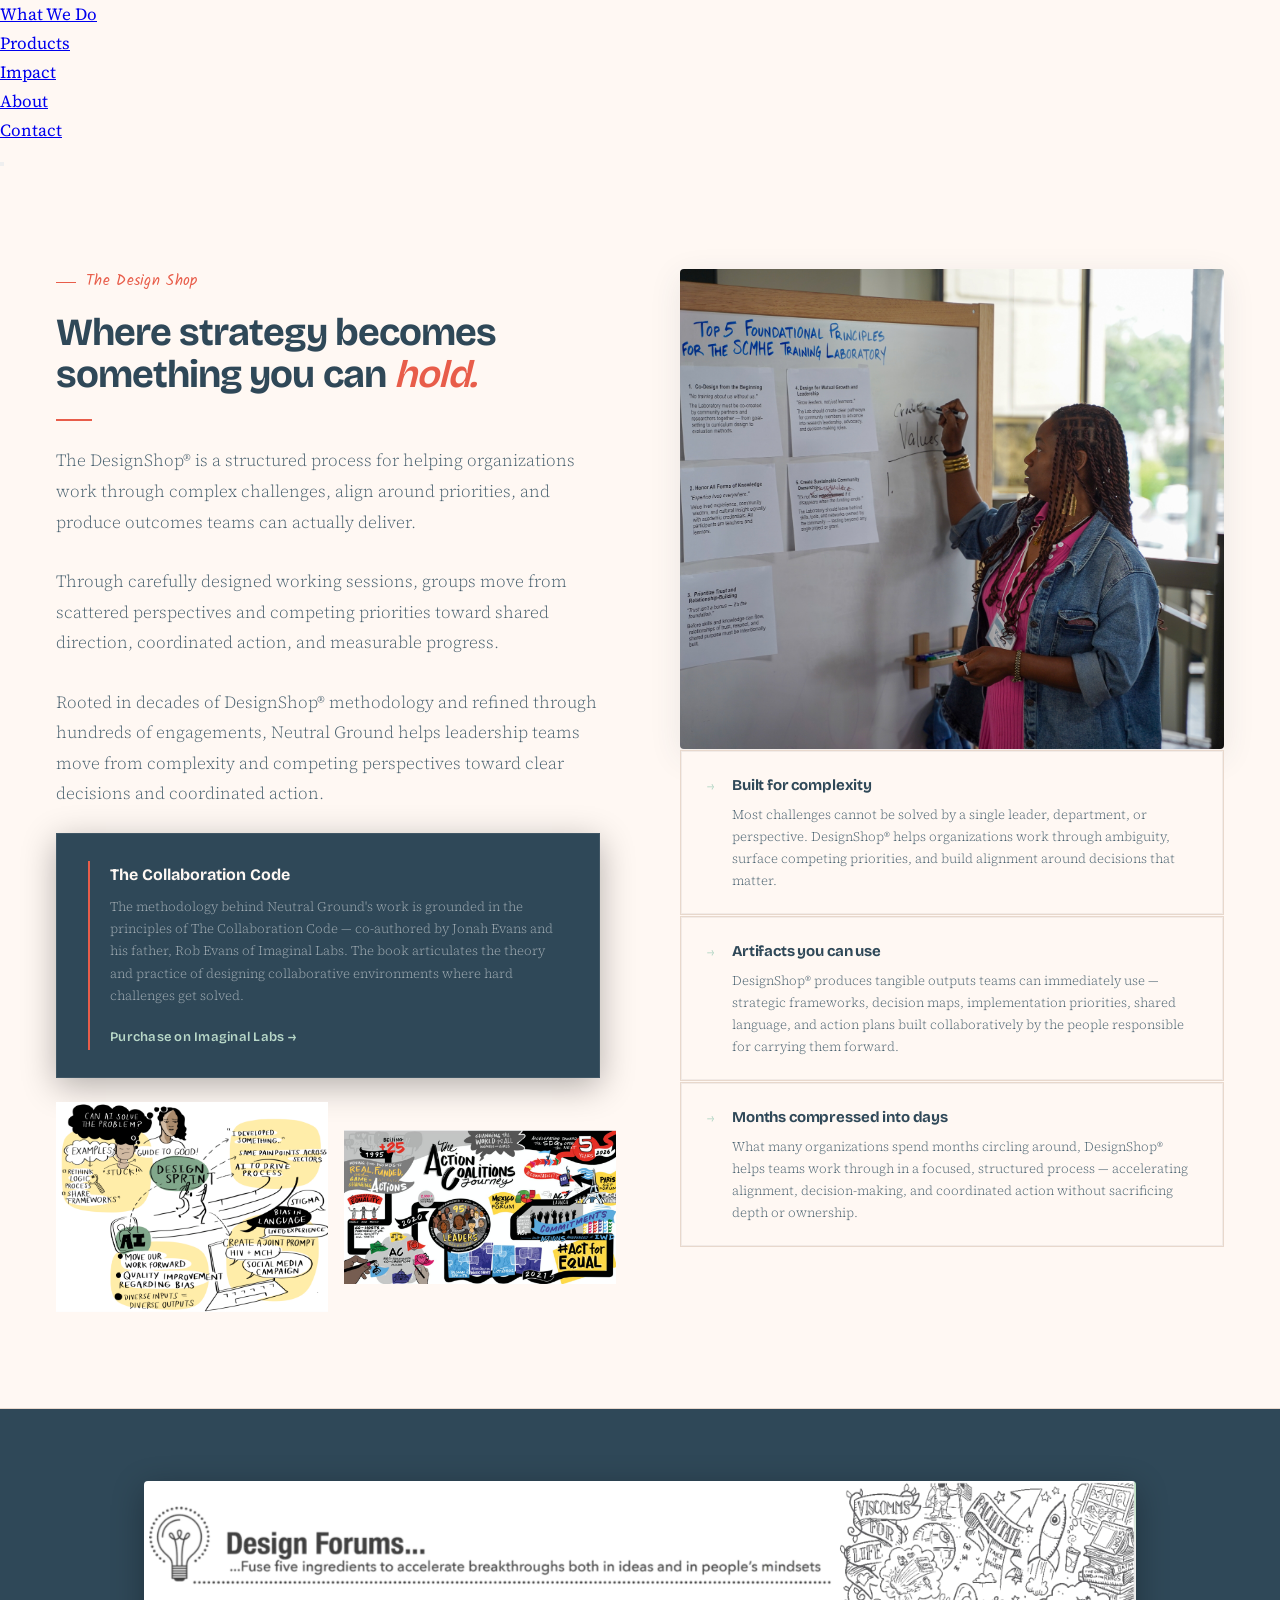
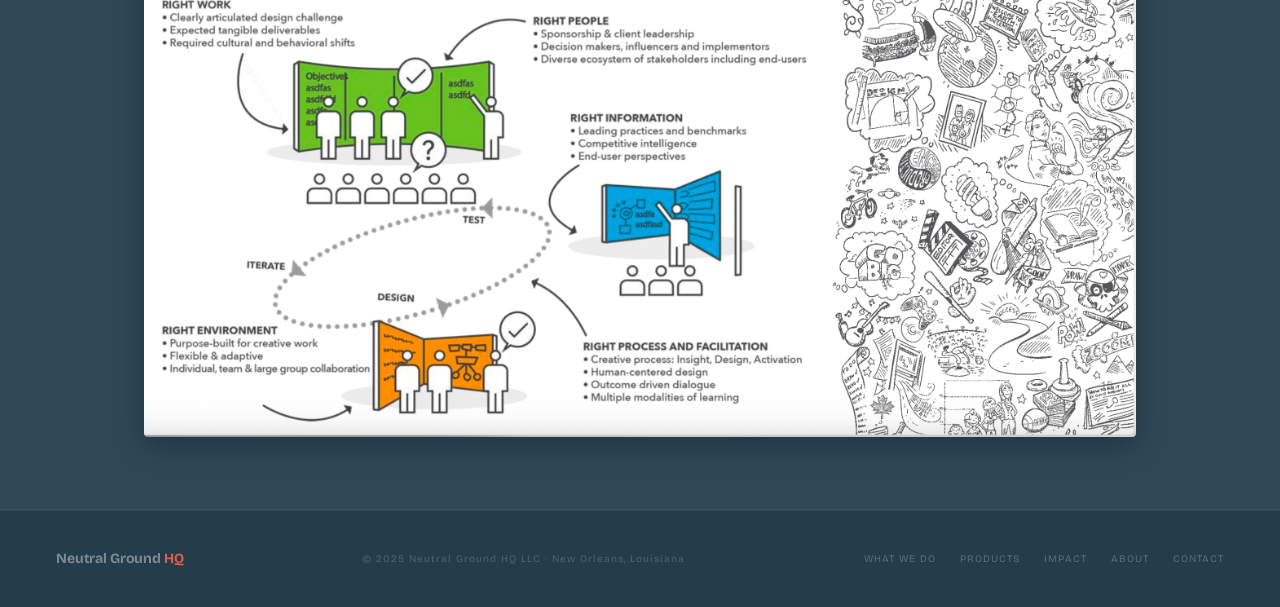
<file: design-shop/index.html>
<!DOCTYPE html>
<html lang="en">
<head>
  <meta charset="UTF-8"/>
  <meta name="viewport" content="width=device-width, initial-scale=1.0"/>
  <title>The Design Shop — Neutral Ground HQ</title>
  <meta name="description" content="The Design Shop — a structured, immersive process where strategy becomes something you can hold. By Neutral Ground HQ."/>
  <meta property="og:title" content="The Design Shop — Neutral Ground HQ"/>
  <meta property="og:description" content="A structured, immersive process where strategy becomes something you can hold."/>
  <meta property="og:image" content="https://neutralgroundhq.com/SEO.png"/>
  <meta property="og:url" content="https://neutralgroundhq.com/design-shop"/>
  <meta property="og:type" content="website"/>
  <link rel="preconnect" href="https://fonts.googleapis.com"/>
  <link rel="preconnect" href="https://fonts.gstatic.com" crossorigin/>
  <link href="https://fonts.googleapis.com/css2?family=Bricolage+Grotesque:opsz,wght@12..96,300;12..96,400;12..96,600;12..96,700;12..96,800&family=Source+Serif+4:ital,wght@0,300;0,400;1,300;1,400&family=Kalam:wght@300;400;700&display=swap" rel="stylesheet"/>
  <link rel="stylesheet" href="../styles.css"/>
</head>
<body>

<!-- NAV -->
<nav>
  <ul class="nav-links" id="navLinks">
    <li><a href="../index.html#what-we-do">What We Do</a></li>
    <li><a href="../index.html#products">Products</a></li>
    <li><a href="../index.html#impact">Impact</a></li>
    <li><a href="../index.html#who-we-are">About</a></li>
    <li><a href="../index.html#contact">Contact</a></li>
  </ul>
  <button class="nav-toggle" id="navToggle" aria-label="Toggle navigation" aria-expanded="false">
    <span></span><span></span><span></span>
  </button>
</nav>
<div class="nav-overlay" id="navOverlay"></div>

<!-- DESIGN SHOP -->
<section id="design-shop">
  <div class="ds-layout">
    <div class="fade-in">
      <p class="section-label">The Design Shop</p>
      <h2>Where strategy becomes something you can <em>hold.</em></h2>
      <div class="divider"></div>
      <p class="lead">The DesignShop&reg; is a structured process for helping organizations work through complex challenges, align around priorities, and produce outcomes teams can actually deliver.</p>
      <br/>
      <p class="lead">Through carefully designed working sessions, groups move from scattered perspectives and competing priorities toward shared direction, coordinated action, and measurable progress.</p>
      <br/>
      <p class="lead">Rooted in decades of DesignShop&reg; methodology and refined through hundreds of engagements, Neutral Ground helps leadership teams move from complexity and competing perspectives toward clear decisions and coordinated action.</p>
      <div class="collab-box">
        <div class="collab-bar"></div>
        <div class="collab-inner">
          <h4>The Collaboration Code</h4>
          <p>The methodology behind Neutral Ground's work is grounded in the principles of The Collaboration Code — co-authored by Jonah Evans and his father, Rob Evans of Imaginal Labs. The book articulates the theory and practice of designing collaborative environments where hard challenges get solved.</p>
          <a class="collab-link" href="https://www.imaginal-labs.com/the-collaboration-code-1" target="_blank" rel="noopener">Purchase on Imaginal Labs →</a>
        </div>
      </div>
      <div style="display:flex;gap:16px;margin-top:24px;">
        <img src="../graphic-ai-solve.png" alt="Graphic illustration — Can AI Solve the Problem?" style="width:50%;max-height:250px;height:auto;object-fit:contain;"/>
        <img src="../graphic-collab.png" alt="Graphic illustration" style="width:50%;max-height:250px;height:auto;object-fit:contain;"/>
      </div>
    </div>
    <div class="ds-features fade-in">
      <img class="section-photo section-photo-tall" src="../People Photos/people-18.jpg" alt="Design sprint in progress — woman writing on whiteboard"/>
      <div class="ds-feat"><span class="ds-arrow">→</span><div><h4>Built for complexity</h4><p>Most challenges cannot be solved by a single leader, department, or perspective. DesignShop&reg; helps organizations work through ambiguity, surface competing priorities, and build alignment around decisions that matter.</p></div></div>
      <div class="ds-feat"><span class="ds-arrow">→</span><div><h4>Artifacts you can use</h4><p>DesignShop&reg; produces tangible outputs teams can immediately use &mdash; strategic frameworks, decision maps, implementation priorities, shared language, and action plans built collaboratively by the people responsible for carrying them forward.</p></div></div>
      <div class="ds-feat"><span class="ds-arrow">→</span><div><h4>Months compressed into days</h4><p>What many organizations spend months circling around, DesignShop&reg; helps teams work through in a focused, structured process &mdash; accelerating alignment, decision-making, and coordinated action without sacrificing depth or ownership.</p></div></div>
    </div>
  </div>
</section>

<section class="graphic-showcase fade-in">
  <img src="../graphic-design-forums.png" alt="Design Forums — five ingredients to accelerate breakthroughs"/>
</section>

<!-- FOOTER -->
<footer>
  <div class="footer-logo">Neutral Ground <span>HQ</span></div>
  <p class="footer-copy">&copy; 2025 Neutral Ground HQ LLC &middot; New Orleans, Louisiana</p>
  <nav class="footer-links">
    <a href="../index.html#what-we-do">What We Do</a>
    <a href="../index.html#products">Products</a>
    <a href="../index.html#impact">Impact</a>
    <a href="../index.html#who-we-are">About</a>
    <a href="../index.html#contact">Contact</a>
  </nav>
</footer>

<script>
  // Fade-in animations
  const observer = new IntersectionObserver(
    entries => entries.forEach(e => { if (e.isIntersecting) e.target.classList.add('visible'); }),
    { threshold: 0.12 }
  );
  document.querySelectorAll('.fade-in').forEach(el => observer.observe(el));

  // Mobile nav toggle
  const toggle = document.getElementById('navToggle');
  const links = document.getElementById('navLinks');
  const overlay = document.getElementById('navOverlay');

  function closeNav() {
    toggle.classList.remove('open');
    links.classList.remove('open');
    overlay.classList.remove('open');
    toggle.setAttribute('aria-expanded', 'false');
    document.body.style.overflow = '';
  }

  toggle.addEventListener('click', () => {
    const isOpen = links.classList.contains('open');
    if (isOpen) {
      closeNav();
    } else {
      toggle.classList.add('open');
      links.classList.add('open');
      overlay.classList.add('open');
      toggle.setAttribute('aria-expanded', 'true');
      document.body.style.overflow = 'hidden';
    }
  });

  overlay.addEventListener('click', closeNav);
  links.querySelectorAll('a').forEach(a => a.addEventListener('click', closeNav));
</script>
</body>
</html>
</file>
<file: styles.css>
*, *::before, *::after { box-sizing: border-box; margin: 0; padding: 0; }

:root {
  --white:   #FFF8F3;
  --off:     #FFF8F3;
  --off2:    #F5C4B8;
  --navy:    #2F4858;
  --navy2:   #253D4A;
  --navy3:   #375565;
  --ink:     #2F4858;
  --ink2:    #4A6270;
  --ink3:    #7A9AA8;
  --red:     #E85D4A;
  --red-dim: rgba(232,93,74,0.12);
  --blue:    #B8D8C8;
  --amber-l: rgba(232,93,74,0.08);
  --border:  #E8D8CC;
  --border2: #D4C4B8;
  --ff-head:   'Bricolage Grotesque', sans-serif;
  --ff-body:   'Source Serif 4', Georgia, serif;
  --ff-accent: 'Kalam', cursive;
}

html {
  scroll-behavior: smooth;
  scroll-padding-top: 80px;
}

section, footer {
  scroll-margin-top: 80px;
}

body {
  background: var(--white);
  color: var(--ink);
  font-family: var(--ff-body);
  font-size: 17px;
  line-height: 1.7;
  overflow-x: hidden;
}

/* ── NAV ──────────────────────────────────────── */
.site-nav {
  position: fixed;
  top: 0;
  left: 0;
  width: 100%;
  height: 68px;
  z-index: 1000;
  display: grid;
  grid-template-columns: 1fr auto 1fr;
  align-items: center;
  padding: 0 48px;
  background: var(--navy2);
  border-bottom: 2px solid var(--navy3);
  box-sizing: border-box;
}

.site-nav__logo {
  justify-self: start;
  display: block;
  line-height: 0;
  text-decoration: none;
}

.site-nav__logo img {
  display: block;
  height: 22px;
  width: auto;
}

.site-nav__links {
  justify-self: center;
  display: flex;
  align-items: center;
  gap: 24px;
  list-style: none;
  margin: 0;
  padding: 0;
}

.site-nav__links a {
  font-family: var(--ff-head);
  font-size: 13px;
  font-weight: 500;
  letter-spacing: 0.2em;
  text-transform: uppercase;
  color: #ffffff;
  text-decoration: none;
  white-space: nowrap;
  transition: color 0.2s;
}

.site-nav__links a:hover { color: var(--red); }

.site-nav__toggle {
  justify-self: end;
  display: none;
  background: none;
  border: none;
  cursor: pointer;
  padding: 4px;
  z-index: 1200;
}

.site-nav__toggle span {
  display: block;
  width: 26px;
  height: 2px;
  background: var(--white);
  margin: 6px 0;
  border-radius: 2px;
  transition: transform 0.3s ease, opacity 0.3s ease;
}

.site-nav__toggle.open span:nth-child(1) {
  transform: translateY(8px) rotate(45deg);
}
.site-nav__toggle.open span:nth-child(2) {
  opacity: 0;
}
.site-nav__toggle.open span:nth-child(3) {
  transform: translateY(-8px) rotate(-45deg);
}

.site-nav__overlay {
  display: none;
}

/* ── HERO ─────────────────────────────────────── */
#hero {
  padding: 140px 56px 100px;
  display: grid;
  grid-template-columns: 1fr 420px;
  gap: 80px;
  align-items: center;
  min-height: 100vh;
  border-bottom: 1px solid var(--navy);
  position: relative;
  overflow: hidden;
}

.hero-video {
  position: absolute;
  top: 0;
  left: 0;
  width: 100%;
  height: 100%;
  object-fit: cover;
  z-index: 0;
}

.hero-overlay {
  position: absolute;
  top: 0;
  left: 0;
  width: 100%;
  height: 100%;
  background: rgba(47,72,88,0.7);
  z-index: 1;
}

.hero-left {
  position: relative;
  z-index: 2;
}

#hero h1 { color: var(--white); }
#hero .hero-kicker { color: rgba(255,255,255,0.6); }
#hero .hero-kicker::before { background: rgba(255,255,255,0.4); }
#hero .btn-ghost { color: var(--white); border-color: rgba(255,255,255,0.3); }

.hero-kicker {
  font-family: var(--ff-accent);
  font-size: 16px;
  letter-spacing: 0.02em;
  color: var(--red);
  margin-bottom: 28px;
  display: flex;
  align-items: center;
  gap: 10px;
}

.hero-kicker::before {
  content: '';
  display: inline-block;
  width: 24px; height: 1.5px;
  background: var(--red);
}

h1 {
  font-family: var(--ff-head);
  font-size: clamp(42px, 5.5vw, 74px);
  font-weight: 800;
  line-height: 1.05;
  letter-spacing: -0.03em;
  color: var(--navy);
  margin-bottom: 32px;
}

h1 em {
  font-style: italic;
  color: var(--red);
  font-weight: 700;
}

.hero-lead {
  font-size: 18px;
  font-weight: 300;
  color: rgba(255,255,255,0.7);
  line-height: 1.75;
  max-width: 540px;
  margin-bottom: 48px;
}

.hero-actions {
  display: flex;
  gap: 14px;
  flex-wrap: wrap;
}

.btn {
  font-family: var(--ff-head);
  font-size: 13px;
  font-weight: 600;
  letter-spacing: 0.1em;
  text-transform: uppercase;
  padding: 13px 26px;
  text-decoration: none;
  display: inline-flex;
  align-items: center;
  gap: 8px;
  transition: all 0.2s;
  border: 1.5px solid transparent;
}

.btn-navy {
  background: var(--navy);
  color: var(--white);
  border-color: var(--navy);
}
.btn-navy:hover { background: var(--red); border-color: var(--red); }

.btn-ghost {
  background: transparent;
  color: var(--navy);
  border-color: var(--border2);
}
.btn-ghost:hover { border-color: var(--blue); color: var(--blue); }

.btn-sm { font-size: 12px; padding: 10px 20px; }

/* Hero right — stat panel */
.hero-right {
  background: var(--navy);
  padding: 48px 40px;
  display: flex;
  flex-direction: column;
  gap: 0;
  position: relative;
  z-index: 2;
  box-shadow: inset 0 0 0 1px rgba(255,255,255,0.08), 0 8px 32px rgba(0,0,0,0.3);
  align-self: stretch;
}

.hero-panel-label {
  font-family: var(--ff-head);
  font-size: 10px;
  letter-spacing: 0.2em;
  text-transform: uppercase;
  color: rgba(255,255,255,0.35);
  margin-bottom: 32px;
  padding-bottom: 16px;
  border-bottom: 1px solid rgba(255,255,255,0.1);
}

.hero-stat {
  padding: 22px 0;
  border-bottom: 1px solid rgba(255,255,255,0.08);
}
.hero-stat:last-child { border-bottom: none; }

.h-stat-num {
  font-family: var(--ff-head);
  font-size: 40px;
  font-weight: 800;
  letter-spacing: -0.03em;
  color: var(--red);
  line-height: 1;
  margin-bottom: 4px;
}

.h-stat-lbl {
  font-family: var(--ff-accent);
  font-size: 14px;
  letter-spacing: 0.01em;
  color: rgba(255,255,255,0.45);
}

/* ── TICKER ───────────────────────────────────── */
.ticker-wrap {
  background: var(--navy);
  border-bottom: 1px solid var(--navy3);
  padding: 13px 0;
  overflow: hidden;
}

.ticker-track {
  display: flex;
  white-space: nowrap;
  animation: ticker 36s linear infinite;
}

.ticker-item {
  font-family: var(--ff-head);
  font-size: 13px;
  font-weight: 600;
  letter-spacing: 0.04em;
  color: rgba(255,255,255,0.5);
  padding: 0 36px;
}

.ticker-item .ta { color: var(--red); margin-right: 36px; }

@keyframes ticker {
  0%   { transform: translateX(0); }
  100% { transform: translateX(-50%); }
}

/* ── SECTION FOUNDATIONS ──────────────────────── */
section { padding: 96px 56px; }

.section-label {
  font-family: var(--ff-accent);
  font-size: 15px;
  letter-spacing: 0.02em;
  color: var(--red);
  margin-bottom: 16px;
  display: flex;
  align-items: center;
  gap: 10px;
}

.section-label::before {
  content: '';
  display: inline-block;
  width: 20px; height: 1px;
  background: var(--red);
}

h2 {
  font-family: var(--ff-head);
  font-size: clamp(28px, 3vw, 46px);
  font-weight: 700;
  line-height: 1.1;
  letter-spacing: -0.025em;
  color: var(--navy);
  margin-bottom: 20px;
}

h2 em { font-style: italic; font-weight: 600; color: var(--red); }
h2.light { color: var(--white); }
h2.light em { color: rgba(255,255,255,0.55); }

.lead {
  font-size: 17px;
  font-weight: 300;
  color: var(--ink2);
  line-height: 1.8;
  max-width: 580px;
}

.lead.light { color: rgba(255,255,255,0.6); }

.divider { width: 36px; height: 2px; background: var(--red); margin: 24px 0; }
.divider.light { background: rgba(255,255,255,0.25); }

/* ── WHAT WE DO ───────────────────────────────── */
#what-we-do {
  background: var(--off);
  border-bottom: 1px solid var(--border);
}

.wwd-layout {
  display: grid;
  grid-template-columns: 1fr 1fr;
  gap: 80px;
  align-items: start;
}

.service-list {
  display: flex;
  flex-direction: column;
  gap: 1px;
  margin-top: 8px;
}

.service-item {
  background: var(--white);
  border: 1px solid var(--border);
  padding: 28px 32px;
  display: flex;
  gap: 24px;
  align-items: flex-start;
  transition: border-color 0.2s, box-shadow 0.2s;
  box-shadow: inset 0 0 0 1px rgba(0,0,0,0.05);
}
.service-item:hover {
  border-color: var(--border2);
  box-shadow: 0 2px 16px rgba(47,72,88,0.06);
}

.s-num {
  font-family: var(--ff-head);
  font-size: 13px;
  font-weight: 700;
  color: var(--red);
  letter-spacing: 0.02em;
  min-width: 24px;
  padding-top: 3px;
}

.s-content h3 {
  font-family: var(--ff-head);
  font-size: 17px;
  font-weight: 700;
  letter-spacing: -0.01em;
  color: var(--navy);
  margin-bottom: 7px;
}

.s-content p {
  font-size: 14px;
  font-weight: 300;
  color: var(--ink2);
  line-height: 1.7;
  font-family: var(--ff-body);
}

/* ── APPROACH ─────────────────────────────────── */
#approach {
  background: var(--navy);
  border-bottom: 1px solid rgba(255,255,255,0.06);
}

#approach .section-label { color: rgba(255,255,255,0.4); }
#approach .section-label::before { background: rgba(255,255,255,0.2); }

.approach-grid {
  display: grid;
  grid-template-columns: repeat(3, 1fr);
  gap: 1px;
  background: rgba(255,255,255,0.07);
  border: 1px solid rgba(255,255,255,0.07);
  margin-top: 52px;
}

.a-cell {
  background: var(--navy);
  padding: 36px 32px;
  transition: background 0.2s;
  position: relative;
  box-shadow: inset 0 0 0 1px rgba(255,255,255,0.08);
}
.a-cell:hover { background: var(--navy3); }

.a-cell::before {
  content: '';
  position: absolute;
  top: 0; left: 0; right: 0;
  height: 2px;
  background: transparent;
  transition: background 0.2s;
}
.a-cell:hover::before { background: var(--red); }

.a-num {
  font-family: var(--ff-head);
  font-size: 10px;
  letter-spacing: 0.15em;
  color: rgba(184,216,200,0.45);
  margin-bottom: 16px;
}

.a-title {
  font-family: var(--ff-head);
  font-size: 16px;
  font-weight: 700;
  color: var(--white);
  margin-bottom: 10px;
  letter-spacing: -0.01em;
}

.a-text {
  font-family: var(--ff-body);
  font-size: 14px;
  font-weight: 300;
  color: rgba(255,255,255,0.5);
  line-height: 1.75;
}

.approach-pull {
  margin-top: 52px;
  padding: 32px 36px;
  border-left: 3px solid var(--red);
  background: rgba(255,255,255,0.03);
  max-width: 680px;
}

.approach-pull p {
  font-family: var(--ff-body);
  font-size: 20px;
  font-style: italic;
  color: rgba(255,255,255,0.7);
  line-height: 1.5;
  margin-bottom: 14px;
}

.approach-pull cite {
  font-family: var(--ff-accent);
  font-size: 14px;
  letter-spacing: 0.01em;
  color: var(--blue);
  font-style: normal;
}

/* ── PRODUCTS ─────────────────────────────────── */
#products {
  background: var(--white);
  border-bottom: 1px solid var(--border);
}

.product-grid {
  display: grid;
  grid-template-columns: 1fr 1fr;
  gap: 28px;
  margin-top: 52px;
}

.product-card {
  border: 1px solid var(--border);
  overflow: hidden;
  transition: box-shadow 0.2s;
  box-shadow: inset 0 0 0 1px rgba(0,0,0,0.05), 0 8px 32px rgba(47,72,88,0.1);
}
.product-card:hover {
  box-shadow: 0 8px 32px rgba(47,72,88,0.08);
}

.product-header {
  padding: 36px 36px 28px;
  border-bottom: 1px solid var(--border);
}

.p-eyebrow {
  font-family: var(--ff-head);
  font-size: 10px;
  letter-spacing: 0.18em;
  text-transform: uppercase;
  padding: 4px 10px;
  display: inline-block;
  margin-bottom: 20px;
}

.p-navy .p-eyebrow { background: rgba(47,72,88,0.07); color: var(--navy); }
.p-amber-t .p-eyebrow { background: var(--amber-l); color: var(--red); }

.product-name {
  font-family: var(--ff-head);
  font-size: 30px;
  font-weight: 800;
  letter-spacing: -0.025em;
  color: var(--navy);
  margin-bottom: 14px;
}

.product-desc {
  font-family: var(--ff-body);
  font-size: 14px;
  font-weight: 300;
  color: var(--ink2);
  line-height: 1.8;
}

.product-desc p + p { margin-top: 10px; }

.product-callout {
  font-family: var(--ff-head);
  font-size: 12px;
  color: var(--ink3);
  padding: 14px 16px;
  margin-top: 18px;
  line-height: 1.6;
}

.p-navy .product-callout { background: rgba(47,72,88,0.04); border-left: 2px solid var(--navy); }
.p-amber-t .product-callout { background: var(--amber-l); border-left: 2px solid var(--red); }

.product-steps {
  list-style: none;
  padding: 0 36px;
}

.p-step {
  display: flex;
  gap: 16px;
  padding: 14px 0;
  border-bottom: 1px solid var(--border);
  align-items: flex-start;
}
.p-step:last-child { border-bottom: none; }

.p-step-num {
  font-family: var(--ff-head);
  font-size: 10px;
  letter-spacing: 0.1em;
  min-width: 52px;
  flex-shrink: 0;
  padding-top: 3px;
}

.p-navy .p-step-num { color: var(--blue); }
.p-amber-t .p-step-num { color: var(--red); }

.p-step-text {
  font-family: var(--ff-body);
  font-size: 13px;
  font-weight: 300;
  color: var(--ink2);
  line-height: 1.65;
}

.product-footer {
  padding: 20px 36px;
  background: var(--off);
  border-top: 1px solid var(--border);
  display: flex;
  align-items: center;
  justify-content: center;
  gap: 16px;
  flex-wrap: wrap;
}

.p-link {
  font-family: var(--ff-head);
  font-size: 13px;
  font-weight: 600;
  letter-spacing: 0.02em;
  text-decoration: none;
  display: inline-flex;
  align-items: center;
  gap: 8px;
  transition: gap 0.2s;
}

.p-navy .p-link { color: var(--navy); }
.p-amber-t .p-link { color: var(--blue); }
.p-link:hover { gap: 14px; }

/* ── MOSAIC DEMO ──────────────────────────────── */
#mosaic-demo {
  background: var(--off);
  border-bottom: 1px solid var(--border);
}

.demo-layout {
  display: grid;
  grid-template-columns: 1fr 1fr;
  gap: 60px;
  align-items: center;
  margin-top: 52px;
}

.demo-panel {
  background: var(--navy2);
  border: 1px solid rgba(255,255,255,0.07);
  overflow: hidden;
  box-shadow: inset 0 0 0 1px rgba(255,255,255,0.08), 0 8px 32px rgba(0,0,0,0.3);
}

.demo-bar {
  background: rgba(255,255,255,0.04);
  border-bottom: 1px solid rgba(255,255,255,0.07);
  padding: 10px 16px;
  display: flex;
  align-items: center;
  gap: 6px;
}

.dot-r { width: 10px; height: 10px; border-radius: 50%; background: #E85D4A; }
.dot-y { width: 10px; height: 10px; border-radius: 50%; background: var(--red); }
.dot-g { width: 10px; height: 10px; border-radius: 50%; background: #6DB88A; }

.demo-url {
  font-family: var(--ff-head);
  font-size: 13px;
  color: var(--blue);
  opacity: 0.6;
  margin-left: 10px;
}

.demo-body-inner {
  padding: 36px 32px;
}

.demo-status {
  font-family: var(--ff-head);
  font-size: 10px;
  letter-spacing: 0.18em;
  text-transform: uppercase;
  color: rgba(255,255,255,0.3);
  margin-bottom: 14px;
  display: flex;
  align-items: center;
  gap: 8px;
}

.status-dot {
  width: 6px; height: 6px;
  background: var(--blue);
  border-radius: 50%;
  animation: blink 2s ease-in-out infinite;
}

@keyframes blink { 0%,100%{opacity:1;} 50%{opacity:.3;} }

.demo-quote {
  font-family: var(--ff-body);
  font-size: 18px;
  font-style: italic;
  color: rgba(255,255,255,0.8);
  line-height: 1.5;
  margin-bottom: 28px;
}

.demo-right p {
  font-size: 16px;
  font-weight: 300;
  color: var(--ink2);
  line-height: 1.8;
  margin-bottom: 32px;
  font-family: var(--ff-body);
}

/* ── IMPACT ───────────────────────────────────── */
#impact {
  background: var(--white);
  border-bottom: 1px solid var(--border);
}

.impact-layout {
  display: grid;
  grid-template-columns: 1fr 1fr;
  gap: 80px;
  align-items: start;
}

.stats-panel {
  display: grid;
  grid-template-columns: 1fr 1fr;
  gap: 1px;
  background: var(--border);
  border: 1px solid var(--border);
  margin-top: 8px;
}

.stat-box {
  background: var(--white);
  padding: 28px 24px;
  transition: background 0.2s;
  box-shadow: inset 0 0 0 1px rgba(0,0,0,0.05);
}
.stat-box:hover { background: var(--off); }

.stat-num {
  font-family: var(--ff-head);
  font-size: 44px;
  font-weight: 800;
  letter-spacing: -0.03em;
  color: var(--red);
  line-height: 1;
  margin-bottom: 6px;
}

.stat-lbl {
  font-family: var(--ff-accent);
  font-size: 13px;
  letter-spacing: 0.01em;
  color: var(--ink3);
}

.logo-strip-header {
  font-family: var(--ff-accent);
  font-size: 14px;
  letter-spacing: 0.01em;
  color: var(--ink3);
  margin-bottom: 24px;
  margin-top: 52px;
  padding-bottom: 12px;
  border-bottom: 1px solid var(--border);
}

.logo-strip {
  display: flex;
  flex-wrap: wrap;
  align-items: center;
  gap: 36px 48px;
}

.logo-strip img {
  height: 36px;
  width: auto;
  max-width: 130px;
  object-fit: contain;
  display: block;
}

.logo-strip-wide {
  justify-content: center;
  gap: 48px 64px;
}

.logo-strip-wide img {
  height: 72px;
  max-width: 240px;
}

.impact-intro .lead {
  max-width: none;
}

#impact .logo-strip-header {
  margin-top: 0;
}

#products .lead {
  max-width: none;
}

.logo-strip-ph {
  font-family: var(--ff-head);
  font-size: 12px;
  color: var(--border2);
  border: 1px dashed var(--border);
  padding: 8px 14px;
  white-space: nowrap;
}

/* ── DESIGN SHOP ──────────────────────────────── */
#design-shop {
  background: var(--off);
  border-bottom: 1px solid var(--border);
}

.ds-layout {
  display: grid;
  grid-template-columns: 1fr 1fr;
  gap: 80px;
  align-items: start;
}

.ds-features {
  display: flex;
  flex-direction: column;
  gap: 1px;
}

.ds-feat {
  background: var(--white);
  border: 1px solid var(--border);
  padding: 22px 26px;
  display: flex;
  gap: 18px;
  align-items: flex-start;
  transition: border-color 0.2s;
  box-shadow: inset 0 0 0 1px rgba(0,0,0,0.05);
}
.ds-feat:hover { border-color: var(--border2); }

.ds-arrow {
  font-family: var(--ff-head);
  font-size: 12px;
  color: var(--blue);
  flex-shrink: 0;
  padding-top: 3px;
}

.ds-feat h4 {
  font-family: var(--ff-head);
  font-size: 15px;
  font-weight: 700;
  color: var(--navy);
  margin-bottom: 5px;
  letter-spacing: -0.01em;
}

.ds-feat p {
  font-family: var(--ff-body);
  font-size: 13px;
  font-weight: 300;
  color: var(--ink2);
  line-height: 1.7;
}

.collab-box {
  background: var(--navy);
  padding: 28px 32px;
  margin-top: 24px;
  display: flex;
  gap: 20px;
  align-items: flex-start;
  box-shadow: inset 0 0 0 1px rgba(255,255,255,0.08), 0 8px 32px rgba(0,0,0,0.3);
}

.collab-bar {
  width: 2px;
  background: var(--red);
  flex-shrink: 0;
  align-self: stretch;
}

.collab-inner h4 {
  font-family: var(--ff-head);
  font-size: 16px;
  font-weight: 700;
  color: var(--white);
  margin-bottom: 8px;
}

.collab-inner p {
  font-family: var(--ff-body);
  font-size: 13px;
  font-weight: 300;
  color: rgba(255,255,255,0.55);
  line-height: 1.7;
  margin-bottom: 14px;
}

.collab-link {
  font-family: var(--ff-head);
  font-size: 13px;
  font-weight: 600;
  letter-spacing: 0.02em;
  color: var(--blue);
  text-decoration: none;
  display: inline-flex;
  align-items: center;
  gap: 6px;
  transition: gap 0.2s;
}
.collab-link:hover { gap: 10px; }

/* ── VALUES ───────────────────────────────────── */
#values {
  background: var(--white);
  border-bottom: 1px solid var(--border);
}

.values-grid {
  display: grid;
  grid-template-columns: repeat(3, 1fr);
  gap: 1px;
  background: var(--border);
  border: 1px solid var(--border);
  margin-top: 52px;
}

.v-cell {
  background: var(--white);
  padding: 36px 30px;
  transition: background 0.2s;
  position: relative;
  box-shadow: inset 0 0 0 1px rgba(255,255,255,0.08);
}
.v-cell:hover { background: var(--off); }
.v-cell:hover::before {
  content: '';
  position: absolute;
  top: 0; left: 0; right: 0;
  height: 2px;
  background: var(--red);
}

.v-num {
  font-family: var(--ff-head);
  font-size: 10px;
  letter-spacing: 0.15em;
  color: var(--blue);
  opacity: 0.5;
  margin-bottom: 14px;
}

.v-title {
  font-family: var(--ff-head);
  font-size: 16px;
  font-weight: 700;
  letter-spacing: -0.01em;
  color: var(--navy);
  margin-bottom: 10px;
}

.v-body {
  font-family: var(--ff-body);
  font-size: 13px;
  font-weight: 300;
  color: var(--ink2);
  line-height: 1.75;
}

/* ── WHO WE ARE ───────────────────────────────── */
#who-we-are {
  background: var(--off);
  border-bottom: 1px solid var(--border);
}

.wwa-layout {
  display: grid;
  grid-template-columns: 300px 1fr;
  gap: 80px;
  align-items: start;
}

.bio-sidebar { position: sticky; top: 88px; }

.headshot-wrap {
  width: 100%;
  aspect-ratio: 3/4;
  background: var(--navy);
  position: relative;
  overflow: hidden;
}

.headshot-inner {
  width: 100%;
  height: 100%;
  background: linear-gradient(160deg, var(--navy3) 0%, var(--navy2) 100%);
  display: flex;
  align-items: flex-end;
  padding: 18px;
}

.headshot-ph {
  font-family: var(--ff-head);
  font-size: 10px;
  letter-spacing: 0.12em;
  text-transform: uppercase;
  color: rgba(255,255,255,0.25);
}

.nameplate {
  margin-top: 18px;
  padding-left: 14px;
  border-left: 2px solid var(--red);
}

.nameplate-name {
  font-family: var(--ff-head);
  font-size: 18px;
  font-weight: 700;
  letter-spacing: -0.01em;
  color: var(--navy);
}

.nameplate-role {
  font-family: var(--ff-head);
  font-size: 10px;
  letter-spacing: 0.08em;
  color: var(--blue);
  opacity: 0.7;
  margin-top: 4px;
}

.cred-tags {
  display: flex;
  flex-wrap: wrap;
  gap: 6px;
  margin-top: 14px;
}

.cred-tag {
  font-family: var(--ff-head);
  font-size: 10px;
  letter-spacing: 0.06em;
  text-transform: uppercase;
  color: var(--ink3);
  background: var(--white);
  border: 1px solid var(--border);
  padding: 4px 9px;
}

.bio-main {}

.bio-section { margin-bottom: 40px; }

.bio-section h3 {
  font-family: var(--ff-head);
  font-size: 22px;
  font-weight: 700;
  letter-spacing: -0.02em;
  color: var(--navy);
  margin-bottom: 14px;
}

.bio-section p {
  font-family: var(--ff-body);
  font-size: 16px;
  font-weight: 300;
  color: var(--ink2);
  line-height: 1.8;
  margin-bottom: 14px;
}

/* ── CONTACT ──────────────────────────────────── */
#contact {
  background: var(--navy);
}

.contact-layout {
  display: grid;
  grid-template-columns: 1fr 1fr;
  gap: 80px;
  align-items: start;
}

#contact .section-label { color: rgba(255,255,255,0.35); }
#contact .section-label::before { background: rgba(255,255,255,0.2); }

.contact-info { margin-top: 36px; }

.c-row {
  display: flex;
  gap: 20px;
  padding: 14px 0;
  border-bottom: 1px solid rgba(255,255,255,0.07);
  align-items: flex-start;
}

.c-lbl {
  font-family: var(--ff-head);
  font-size: 10px;
  letter-spacing: 0.15em;
  text-transform: uppercase;
  color: var(--red);
  min-width: 80px;
  flex-shrink: 0;
  padding-top: 2px;
}

.c-val {
  font-family: var(--ff-body);
  font-size: 14px;
  font-weight: 300;
  color: rgba(255,255,255,0.8);
}

.c-val a { color: rgba(255,255,255,0.8); text-decoration: none; transition: color 0.2s; }
.c-val a:hover { color: var(--blue); }

.contact-form {
  display: flex;
  flex-direction: column;
  gap: 14px;
}

.form-row { display: grid; grid-template-columns: 1fr 1fr; gap: 14px; }

.form-field { display: flex; flex-direction: column; gap: 7px; }

.form-field label {
  font-family: var(--ff-head);
  font-size: 10px;
  letter-spacing: 0.16em;
  text-transform: uppercase;
  color: rgba(255,255,255,0.8);
}

.form-field input,
.form-field textarea,
.form-field select {
  background: rgba(255,255,255,0.15);
  border: 1px solid rgba(255,255,255,0.35);
  color: var(--white);
  font-family: var(--ff-body);
  font-size: 15px;
  font-weight: 300;
  padding: 12px 16px;
  outline: none;
  transition: border-color 0.2s;
}

.form-field input::placeholder,
.form-field textarea::placeholder { color: rgba(255,255,255,0.5); }

.form-field input:focus,
.form-field textarea:focus,
.form-field select:focus { border-color: var(--blue); }

.form-field textarea { resize: vertical; min-height: 110px; }

.form-field select {
  appearance: none;
  background-image: url("data:image/svg+xml,%3Csvg xmlns='http://www.w3.org/2000/svg' width='10' height='6'%3E%3Cpath d='M1 1l4 4 4-4' stroke='rgba(232,93,74,.7)' stroke-width='1.5' fill='none'/%3E%3C/svg%3E");
  background-repeat: no-repeat;
  background-position: right 14px center;
}
.form-field select option { background: var(--navy2); }

.form-note {
  font-family: var(--ff-head);
  font-size: 10px;
  color: rgba(255,255,255,0.5);
  letter-spacing: 0.06em;
}

.thank-you {
  padding: 32px 36px;
  background: rgba(255,255,255,0.06);
  border: 1px solid rgba(255,255,255,0.15);
  border-left: 3px solid var(--red);
  color: var(--white);
  flex-direction: column;
  gap: 16px;
  align-items: flex-start;
}
.ty-check { color: var(--red); }
.ty-title {
  font-size: 28px;
  color: var(--white);
  margin: 0;
  line-height: 1.2;
}
.ty-body {
  color: rgba(255,255,255,0.65);
  margin: 0;
  max-width: 40ch;
  line-height: 1.5;
}

/* ── FOOTER ───────────────────────────────────── */
footer {
  background: var(--navy2);
  border-top: 1px solid rgba(255,255,255,0.06);
  padding: 36px 56px;
  display: flex;
  align-items: center;
  justify-content: space-between;
}

.footer-logo {
  font-family: var(--ff-head);
  font-size: 14px;
  font-weight: 700;
  letter-spacing: -0.01em;
  color: rgba(255,255,255,0.4);
}
.footer-logo span { color: var(--red); }

.footer-copy {
  font-family: var(--ff-head);
  font-size: 10px;
  letter-spacing: 0.1em;
  color: rgba(255,255,255,0.2);
}

.footer-links { display: flex; gap: 24px; }
.footer-links a {
  font-family: var(--ff-head);
  font-size: 10px;
  letter-spacing: 0.1em;
  text-transform: uppercase;
  color: rgba(255,255,255,0.25);
  text-decoration: none;
  transition: color 0.2s;
}
.footer-links a:hover { color: var(--blue); }

/* ── GRAPHIC SHOWCASE ─────────────────────────── */
.graphic-showcase {
  padding: 72px 56px;
  background: var(--navy);
  border-bottom: 1px solid rgba(255,255,255,0.06);
  display: flex;
  justify-content: center;
}
.graphic-showcase img {
  width: 85%;
  max-width: 1200px;
  height: auto;
  display: block;
  border-radius: 4px;
  box-shadow: inset 0 0 0 1px rgba(255,255,255,0.08), 0 8px 32px rgba(0,0,0,0.3);
}

/* ── PHOTO PLACEHOLDERS ───────────────────────── */
.photo-ph {
  width: 100%;
  background: var(--navy2);
  display: flex;
  align-items: center;
  justify-content: center;
  position: relative;
  overflow: hidden;
}

.photo-ph::after {
  content: attr(data-label);
  font-family: var(--ff-head);
  font-size: 10px;
  letter-spacing: 0.18em;
  text-transform: uppercase;
  color: rgba(255,255,255,0.25);
  text-align: center;
  padding: 0 24px;
}

.photo-ph-wide  { height: 380px; margin-top: 52px; }
.photo-ph-tall  { height: 480px; }
.photo-ph-med   { height: 300px; margin-top: 28px; }

.photo-ph-light { background: var(--off2); }
.photo-ph-light::after { color: var(--border2); }

/* ── SECTION PHOTOS ──────────────────────────── */
.section-photo {
  width: 100%;
  display: block;
  object-fit: cover;
  border-radius: 4px;
  box-shadow: inset 0 0 0 1px rgba(0,0,0,0.05), 0 8px 32px rgba(47,72,88,0.1);
}
.section-photo-wide { height: 380px; margin-top: 52px; }
.section-photo-tall { height: 480px; }
.section-photo-med  { height: 300px; margin-top: 28px; }

/* ── SECTION BACKGROUND IMAGES ───────────────── */
#approach {
  position: relative;
  overflow: hidden;
}
#approach::before {
  content: '';
  position: absolute;
  top: 0; left: 0; width: 100%; height: 100%;
  background: url('Photos/DSC09860.jpg') center/cover no-repeat;
  z-index: 0;
}
#approach::after {
  content: '';
  position: absolute;
  top: 0; left: 0; width: 100%; height: 100%;
  background: rgba(47,72,88,0.85);
  z-index: 1;
}
#approach > * { position: relative; z-index: 2; }

#contact {
  position: relative;
  overflow: hidden;
}
#contact::before {
  content: '';
  position: absolute;
  top: 0; left: 0; width: 100%; height: 100%;
  background: url('2025_CP_Core_Strategy_Session_Group_Photo_02.jpg') center top/cover no-repeat;
  z-index: 0;
}
#contact::after {
  content: '';
  position: absolute;
  top: 0; left: 0; width: 100%; height: 100%;
  background: rgba(47,72,88,0.82);
  z-index: 1;
}
#contact > * { position: relative; z-index: 2; }

/* Approach photo with quote overlay */
.approach-photo-wrap {
  position: relative;
  margin-top: 52px;
  overflow: hidden;
  border-radius: 4px;
  box-shadow: inset 0 0 0 1px rgba(255,255,255,0.08), 0 8px 32px rgba(0,0,0,0.3);
}
.approach-photo-wrap img {
  width: 100%;
  height: auto;
  display: block;
}
.approach-photo-quote {
  position: absolute;
  bottom: 0;
  left: 0;
  width: 100%;
  padding: 28px 36px;
  background: rgba(47,72,88,0.7);
}
.approach-photo-quote p {
  font-family: var(--ff-body);
  font-size: 18px;
  font-style: italic;
  color: rgba(255,255,255,0.85);
  line-height: 1.5;
  margin-bottom: 8px;
}
.approach-photo-quote cite {
  font-family: var(--ff-accent);
  font-size: 14px;
  color: var(--blue);
  font-style: normal;
}

/* ── VALUES BACKGROUND ───────────────────────── */
#values {
  position: relative;
  overflow: hidden;
}
#values::before {
  content: '';
  position: absolute;
  top: 0; left: 0; width: 100%; height: 100%;
  background: url('People Photos/people-08.jpg') center/cover no-repeat;
  z-index: 0;
}
#values::after {
  content: '';
  position: absolute;
  top: 0; left: 0; width: 100%; height: 100%;
  background: rgba(47,72,88,0.92);
  z-index: 1;
}
#values > * { position: relative; z-index: 2; }
#values .section-label { color: rgba(255,255,255,0.4); }
#values .section-label::before { background: rgba(255,255,255,0.2); }
#values h2 { color: var(--white); }
#values h2 em { color: rgba(255,255,255,0.5); }
#values .v-num { color: var(--blue); opacity: 0.6; }
#values .v-title { color: var(--white); }
#values .v-body { color: rgba(255,255,255,0.55); }
#values .values-grid { background: rgba(255,255,255,0.08); border-color: rgba(255,255,255,0.08); }
#values .v-cell { background: transparent; }
#values .v-cell:hover { background: rgba(255,255,255,0.05); }
#values .v-cell:hover::before { background: var(--red); }

/* ── MOSAIC DEMO BACKGROUND ──────────────────── */
#mosaic-demo {
  position: relative;
  overflow: hidden;
}
#mosaic-demo::before {
  content: '';
  position: absolute;
  top: 0; left: 0; width: 100%; height: 100%;
  background: url('Photos/DSC09831.jpg') center/cover no-repeat;
  z-index: 0;
}
#mosaic-demo::after {
  content: '';
  position: absolute;
  top: 0; left: 0; width: 100%; height: 100%;
  background: rgba(255,248,243,0.82);
  z-index: 1;
}
#mosaic-demo > * { position: relative; z-index: 2; }

/* ── ANIMATION ────────────────────────────────── */
.fade-in {
  opacity: 0;
  transform: translateY(14px);
  transition: opacity 0.6s ease, transform 0.6s ease;
}
.fade-in.visible { opacity: 1; transform: none; }

/* ── RESPONSIVE ───────────────────────────────── */
@media (max-width: 900px) {
  .site-nav { padding: 0 22px; }

  .site-nav__toggle { display: block; }

  .site-nav__logo img { height: 18px; }

  .site-nav__links {
    position: fixed;
    top: 0;
    right: 0;
    width: 280px;
    height: 100vh;
    background: var(--navy2);
    flex-direction: column;
    align-items: flex-start;
    padding: 88px 32px 40px;
    gap: 8px;
    transform: translateX(100%);
    transition: transform 0.3s ease;
    box-shadow: -4px 0 24px rgba(0,0,0,0.3);
    z-index: 1100;
    list-style: none;
  }

  .site-nav__links.open {
    transform: translateX(0);
  }

  .site-nav__links a {
    font-size: 20px;
    color: rgba(255,255,255,0.8);
    padding: 10px 0;
    display: block;
  }

  .site-nav__links a:hover { color: var(--red); }

  .site-nav__overlay {
    position: fixed;
    top: 0;
    left: 0;
    width: 100%;
    height: 100%;
    background: rgba(0,0,0,0.4);
    z-index: 1050;
  }

  .site-nav__overlay.open {
    display: block;
  }

  section { padding: 68px 22px; }
  #hero { grid-template-columns: 1fr; padding: 108px 22px 72px; }
  .hero-right { margin-top: 0; align-self: auto; padding: 32px 24px; }
  .wwd-layout, .ds-layout, .wwa-layout, .contact-layout, .impact-layout, .demo-layout { grid-template-columns: 1fr; gap: 36px; }
  .product-grid { grid-template-columns: 1fr; }
  .approach-grid, .values-grid { grid-template-columns: 1fr; }
  .bio-sidebar { position: static; max-width: 320px; margin: 0 auto; }
  footer { flex-direction: column; gap: 18px; text-align: center; padding: 28px 22px; }
  .graphic-showcase { padding: 48px 22px; }

  .form-row { grid-template-columns: 1fr; }
  .section-photo-wide { height: 240px; margin-top: 36px; }
  .section-photo-tall { height: 320px; }
  .section-photo-med { height: 200px; }
  .photo-ph-wide { height: 240px; margin-top: 36px; }
  .photo-ph-tall { height: 320px; }
  .photo-ph-med { height: 200px; }

  .logo-strip-wide { gap: 32px 40px; }
  .logo-strip-wide img { height: 48px; max-width: 160px; }

  h1 br { display: none; }

  .product-header { padding: 28px 24px 22px; }
  .product-steps { padding: 0 24px; }
  .product-footer { padding: 18px 24px; }

  .ds-feat { padding: 18px 20px; }
  .collab-box { padding: 22px 24px; }

  .contact-info { margin-top: 20px; }
  .c-lbl { min-width: 70px; }
}
</file>
